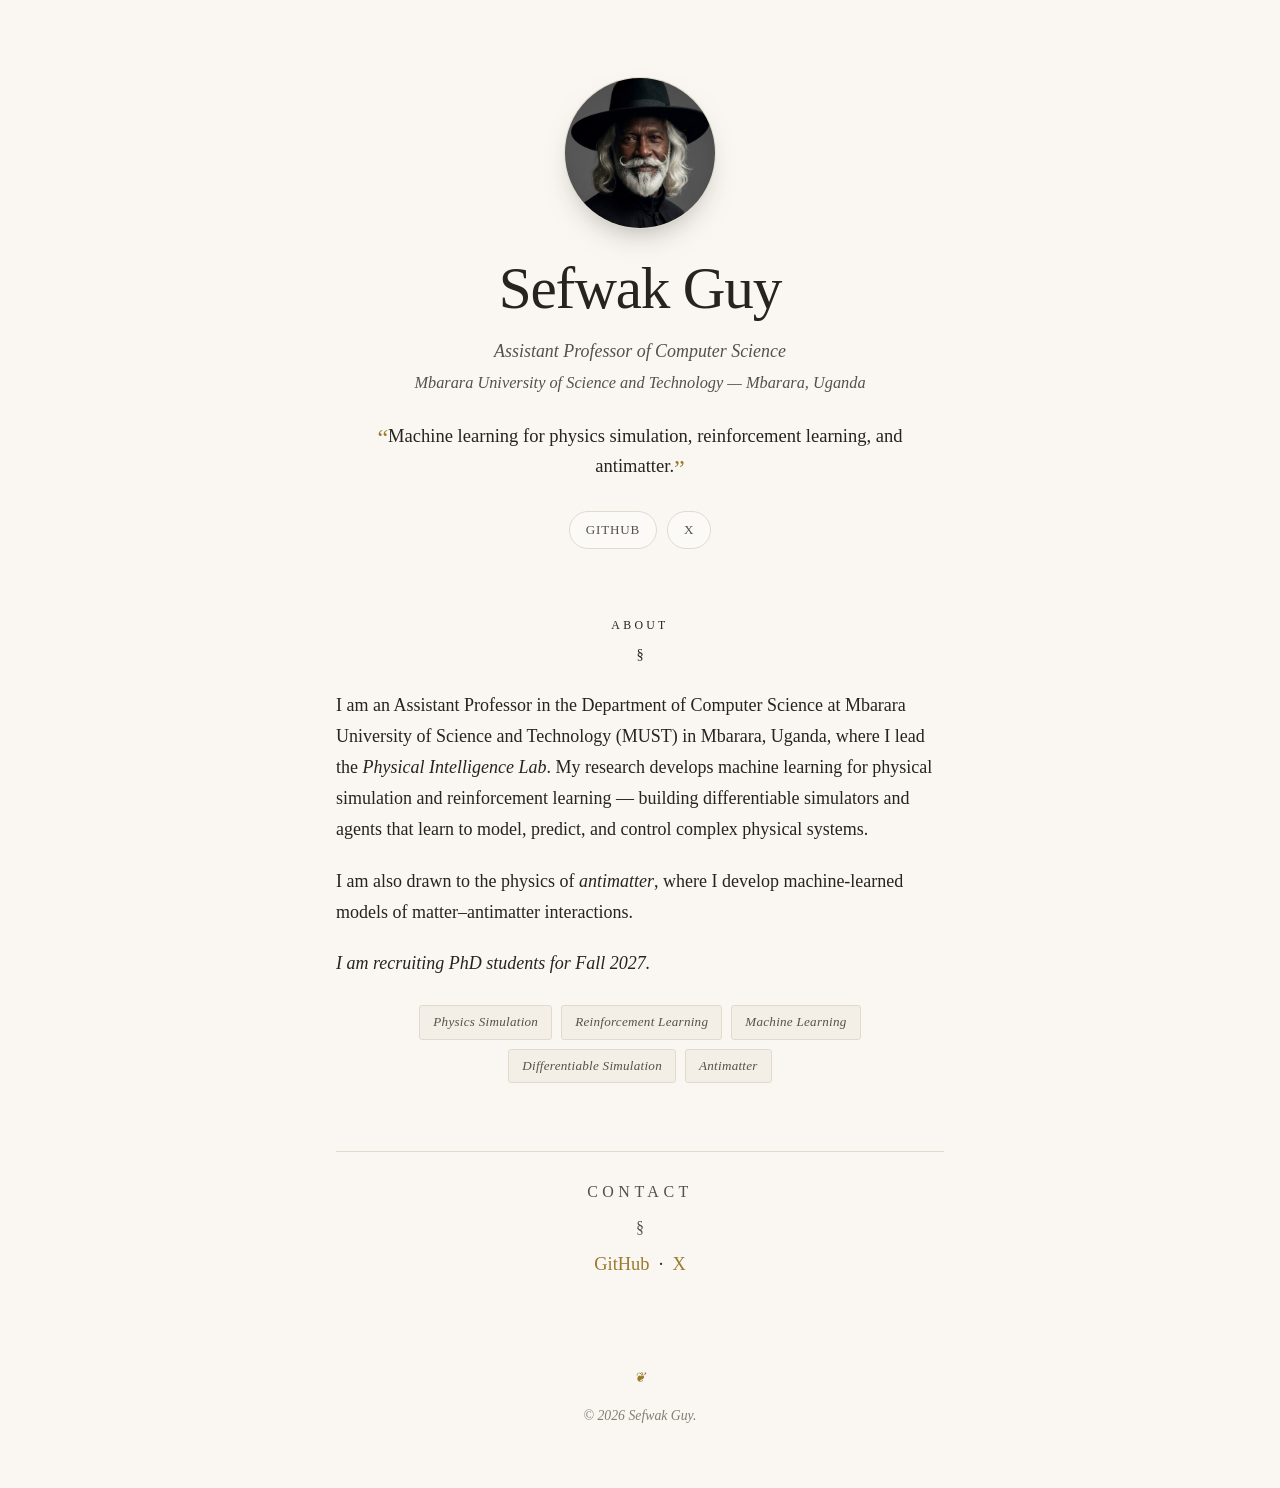
<file: index.html>
<!DOCTYPE html>
<html lang="en">
<head>
<meta charset="UTF-8">
<meta name="viewport" content="width=device-width, initial-scale=1.0">
<title>Sefwak Guy — Assistant Professor of Computer Science, Mbarara University of Science and Technology</title>
<meta name="description" content="Sefwak Guy is an Assistant Professor of Computer Science at Mbarara University of Science and Technology (MUST), working on machine learning for physics simulation, reinforcement learning, and antimatter.">
<meta name="author" content="Sefwak Guy">
<meta property="og:type" content="website">
<meta property="og:title" content="Sefwak Guy — Assistant Professor of Computer Science">
<meta property="og:description" content="Machine learning for physics simulation, reinforcement learning, and antimatter.">
<meta property="og:image" content="assets/profile.jpg">
<link rel="icon" type="image/svg+xml" href="assets/favicon.svg">
<style>
  :root{
    --paper:#faf7f2;
    --paper-2:#f4efe6;
    --ink:#26241f;
    --ink-soft:#55514a;
    --ink-faint:#847e73;
    --gold:#9a7b2e;
    --gold-deep:#7d6222;
    --rule:#e2dbcd;
    --rule-soft:#ece5d8;
    --measure:660px;
    --serif:Georgia,"Iowan Old Style","Times New Roman","Songti SC",serif;
  }

  *{box-sizing:border-box;}
  html{-webkit-text-size-adjust:100%;}
  body{
    margin:0;
    background:var(--paper);
    color:var(--ink);
    font-family:var(--serif);
    font-size:18px;
    line-height:1.72;
    -webkit-font-smoothing:antialiased;
    text-rendering:optimizeLegibility;
    overflow-x:hidden;
  }

  ::selection{background:rgba(154,123,46,.18);}

  a{color:var(--gold);text-decoration:none;transition:color .18s ease;}
  a:hover{color:var(--gold-deep);text-decoration:underline;text-underline-offset:3px;text-decoration-thickness:.5px;}
  a:focus-visible,button:focus-visible{
    outline:2px solid var(--gold);
    outline-offset:3px;
    border-radius:2px;
  }

  .wrap{
    max-width:var(--measure);
    margin:0 auto;
    padding:0 26px;
  }

  /* ---------- HERO ---------- */
  header.hero{
    text-align:center;
    padding:78px 0 8px;
  }
  .portrait{
    width:150px;
    height:150px;
    border-radius:50%;
    object-fit:cover;
    object-position:50% 28%;
    margin:0 auto 30px;
    display:block;
    background:var(--paper-2);
    box-shadow:0 0 0 1px var(--rule),0 14px 34px -18px rgba(38,36,31,.55);
  }
  h1.name{
    font-size:clamp(2.6rem,7vw,3.7rem);
    line-height:1.02;
    letter-spacing:-.02em;
    font-weight:400;
    margin:0 0 18px;
  }
  .title{
    font-size:1.12rem;
    color:var(--ink-soft);
    margin:0;
    font-style:italic;
  }
  .affil{
    font-size:1.02rem;
    color:var(--ink-soft);
    margin:2px 0 0;
    font-style:italic;
  }
  .tagline{
    max-width:30em;
    margin:24px auto 4px;
    font-size:1.16rem;
    line-height:1.6;
    color:var(--ink);
  }
  .tagline .q{color:var(--gold);font-size:1.3em;line-height:0;vertical-align:-.15em;}

  /* ---------- link buttons ---------- */
  nav.links{
    display:flex;
    flex-wrap:wrap;
    justify-content:center;
    gap:9px 10px;
    margin:30px auto 0;
  }
  nav.links a{
    display:inline-block;
    padding:7px 16px;
    border:1px solid var(--rule);
    border-radius:999px;
    color:var(--ink-soft);
    font-size:.82rem;
    letter-spacing:.06em;
    text-transform:uppercase;
    background:rgba(255,255,255,.35);
    transition:all .18s ease;
  }
  nav.links a:hover{
    color:var(--gold-deep);
    border-color:var(--gold);
    text-decoration:none;
    background:rgba(154,123,46,.06);
  }

  /* ---------- section scaffolding ---------- */
  main{padding:14px 0 20px;}
  section{padding:44px 0 4px;}
  .label{
    text-align:center;
    font-size:.74rem;
    letter-spacing:.28em;
    text-transform:uppercase;
    color:var(--gold-deep);
    margin:0 0 6px;
    font-family:var(--serif);
  }
  .rule{
    width:100%;
    height:1px;
    background:var(--rule);
    border:0;
    margin:20px 0 26px;
  }
  .flourish{
    text-align:center;
    color:var(--gold);
    letter-spacing:.5em;
    font-size:.9rem;
    margin:0 0 24px;
    padding-left:.5em;
  }

  p{margin:0 0 1.15em;}
  .about p{color:var(--ink);}
  .about p:last-child{margin-bottom:0;}
  .recruit{
    font-style:italic;
    color:var(--gold-deep);
  }

  /* ---------- interest tags ---------- */
  .tags{
    list-style:none;
    padding:0;
    margin:26px 0 0;
    display:flex;
    flex-wrap:wrap;
    justify-content:center;
    gap:9px 9px;
  }
  .tags li{
    font-size:.82rem;
    letter-spacing:.02em;
    color:var(--ink-soft);
    padding:5px 13px;
    border:1px solid var(--rule);
    border-radius:3px;
    background:var(--paper-2);
    font-style:italic;
  }

  /* ---------- contact ---------- */
  .contact{text-align:center;}
  .contact p{color:var(--ink-soft);margin:0 0 .5em;font-size:1rem;}
  .contact .big{
    font-size:1.15rem;
    color:var(--ink);
  }

  /* ---------- footer ---------- */
  footer{
    text-align:center;
    padding:52px 0 60px;
    color:var(--ink-faint);
    font-size:.86rem;
    font-style:italic;
  }
  footer .mark{color:var(--gold);letter-spacing:.4em;display:block;margin-bottom:14px;padding-left:.4em;}

  @media (max-width:560px){
    body{font-size:17px;}
    header.hero{padding:54px 0 4px;}
    .wrap{padding:0 20px;}
    nav.links a{padding:6px 13px;font-size:.78rem;}
  }
</style>
</head>
<body>

<div class="wrap">

  <header class="hero">
    <img class="portrait" src="assets/profile.jpg"
         alt="Studio portrait of Sefwak Guy, an older Black man wearing a black wide-brim hat, with long white wavy hair and a white handlebar moustache and beard, in dark clothing against a grey backdrop.">
    <h1 class="name">Sefwak&nbsp;Guy</h1>
    <p class="title">Assistant Professor of Computer Science</p>
    <p class="affil">Mbarara University of Science and Technology — Mbarara, Uganda</p>
    <p class="tagline"><span class="q">&ldquo;</span>Machine learning for physics simulation, reinforcement learning, and antimatter.<span class="q">&rdquo;</span></p>

    <nav class="links" aria-label="Profile links">
      <a href="https://github.com/SekWaf/mywebsite" target="_blank" rel="noopener">GitHub</a>
      <a href="https://x.com/SekWaf_Guy" target="_blank" rel="noopener">X</a>
    </nav>
  </header>

  <main>

    <section id="about" class="about" aria-labelledby="about-label">
      <p class="label" id="about-label">About</p>
      <p class="flourish">&sect;</p>
      <p>I am an Assistant Professor in the Department of Computer Science at Mbarara University of Science and Technology (MUST) in Mbarara, Uganda, where I lead the <em>Physical Intelligence Lab</em>. My research develops machine learning for physical simulation and reinforcement learning — building differentiable simulators and agents that learn to model, predict, and control complex physical systems.</p>
      <p>I am also drawn to the physics of <em>antimatter</em>, where I develop machine-learned models of matter&ndash;antimatter interactions.</p>
      <p class="recruit">I am recruiting PhD students for Fall 2027.</p>

      <ul class="tags" aria-label="Research interests">
        <li>Physics Simulation</li>
        <li>Reinforcement Learning</li>
        <li>Machine Learning</li>
        <li>Differentiable Simulation</li>
        <li>Antimatter</li>
      </ul>
    </section>

    <section id="contact" class="contact" aria-labelledby="contact-label">
      <hr class="rule">
      <p class="label" id="contact-label">Contact</p>
      <p class="flourish">&sect;</p>
      <p class="big"><a href="https://github.com/SekWaf/mywebsite" target="_blank" rel="noopener">GitHub</a> &nbsp;&middot;&nbsp; <a href="https://x.com/SekWaf_Guy" target="_blank" rel="noopener">X</a></p>
    </section>

  </main>

  <footer>
    <span class="mark">&#10086;</span>
    &copy; 2026 Sefwak Guy.
  </footer>

</div>

</body>
</html>
</file>
